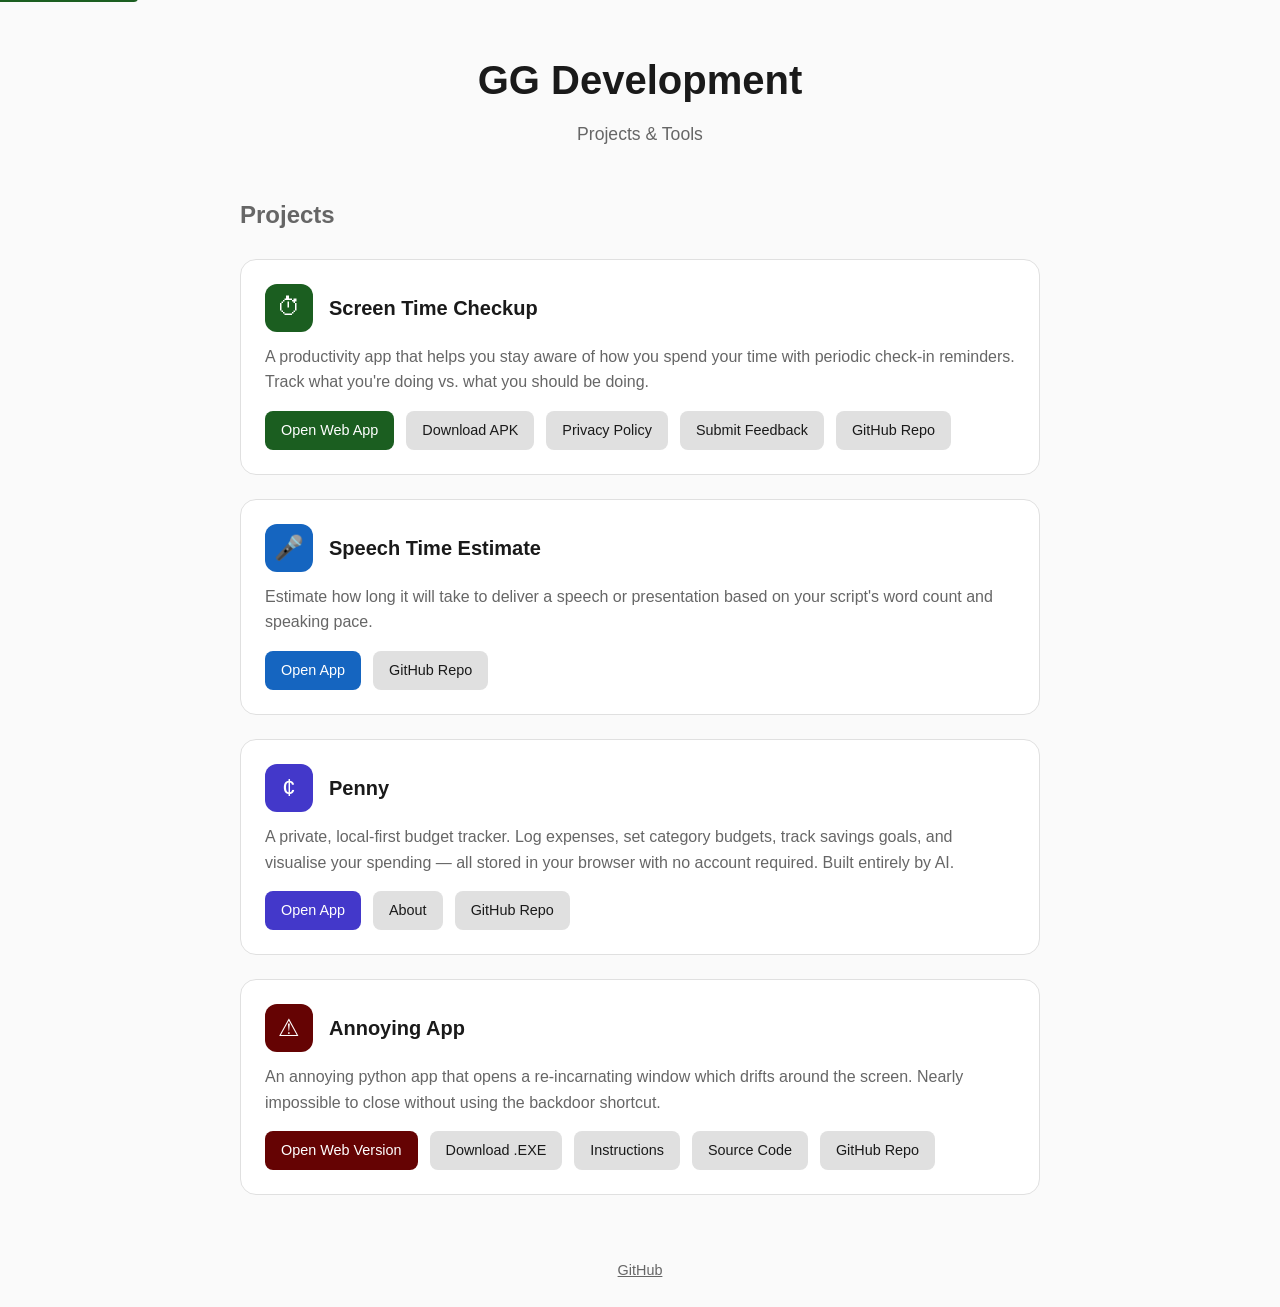
<file: index.html>
<!DOCTYPE html>
<html lang="en">
<head>
    <meta charset="UTF-8">
    <meta name="viewport" content="width=device-width, initial-scale=1.0">
    <meta name="description" content="GG Development — a portfolio of productivity tools and projects including Screen Time Checkup, Speech Time Estimate, and more.">
    <meta property="og:title" content="GG Development | Projects">
    <meta property="og:description" content="A portfolio of productivity tools and projects including Screen Time Checkup, Speech Time Estimate, and more.">
    <meta property="og:type" content="website">
    <meta property="og:url" content="https://t2lv-compute.github.io/">
    <title>GG Development | Projects</title>
    <link rel="canonical" href="https://t2lv-compute.github.io/">
    <link rel="icon" type="image/png" href="/favicon.png">
    <link rel="manifest" href="/manifest.json">
    <link rel="stylesheet" href="/styles.css">
    <style>
        header {
            text-align: center;
            margin-bottom: 48px;
            padding-top: 24px;
        }
        h1 {
            font-size: 2.5rem;
            margin-bottom: 8px;
        }
        .subtitle {
            color: var(--muted);
            font-size: 1.1rem;
        }
        h2 {
            font-size: 1.5rem;
            margin-bottom: 24px;
            color: var(--muted);
        }
        .projects {
            display: grid;
            gap: 24px;
        }
        .project-card {
            background: var(--card-bg);
            border: 1px solid var(--border);
            border-radius: 16px;
            padding: 24px;
            transition: transform 0.2s, box-shadow 0.2s;
        }
        .project-card:hover {
            transform: translateY(-2px);
            box-shadow: 0 8px 24px rgba(0,0,0,0.1);
        }
        .project-header {
            display: flex;
            align-items: center;
            gap: 16px;
            margin-bottom: 12px;
        }
        .project-icon {
            width: 48px;
            height: 48px;
            border-radius: 12px;
            display: flex;
            align-items: center;
            justify-content: center;
            font-size: 24px;
        }
        .project-icon.green {
            background: var(--accent-green);
            color: white;
        }
        .project-icon.blue {
            background: var(--accent-blue);
            color: white;
        }
        .project-icon.red {
            background: var(--accent-red);
            color: white;
        }
        .project-title {
            font-size: 1.25rem;
            font-weight: 600;
        }
        .project-description {
            color: var(--muted);
            margin-bottom: 16px;
        }
        .project-links {
            display: flex;
            flex-wrap: wrap;
            gap: 12px;
        }
        .link-btn {
            display: inline-flex;
            align-items: center;
            gap: 6px;
            padding: 8px 16px;
            border-radius: 8px;
            text-decoration: none;
            font-weight: 500;
            font-size: 0.9rem;
            transition: opacity 0.2s;
        }
        .link-btn:hover {
            opacity: 0.85;
        }
        .link-btn.primary {
            background: var(--accent-green);
            color: white;
        }
        .link-btn.primary.blue {
            background: var(--accent-blue);
        }
        .link-btn.primary.red {
            background: var(--accent-red);
        }
        .project-icon.purple {
            background: var(--accent-purple);
            color: white;
        }
        .link-btn.primary.purple {
            background: var(--accent-purple);
        }
        .link-btn.secondary {
            background: var(--border);
            color: var(--text);
        }
        footer {
            margin-top: 64px;
            text-align: center;
            color: var(--muted);
            font-size: 0.9rem;
        }
        footer a {
            color: var(--muted);
        }
    </style>
</head>
<body>
    <a class="skip-link" href="#main">Skip to content</a>
    <div class="container">
        <header>
            <h1>GG Development</h1>
            <p class="subtitle">Projects & Tools</p>
        </header>

        <main id="main">
            <h2>Projects</h2>
            <div class="projects">
                <article class="project-card">
                    <div class="project-header">
                        <div class="project-icon green" aria-hidden="true">&#9201;</div>
                        <h3 class="project-title">Screen Time Checkup</h3>
                    </div>
                    <p class="project-description">
                        A productivity app that helps you stay aware of how you spend your time with periodic check-in reminders. Track what you're doing vs. what you should be doing.
                    </p>
                    <div class="project-links">
                        <a href="/screentimecheckup/" class="link-btn primary">Open Web App</a>
                        <a href="https://drive.google.com/drive/folders/19idVhAtkhv71fICFYqlTxo7jnJPaI4Sa?usp=sharing" class="link-btn secondary" rel="noopener noreferrer" target="_blank">Download APK</a>
                        <a href="/privacy-policy/" class="link-btn secondary">Privacy Policy</a>
                        <a href="https://forms.gle/bw5Lekf1AjL6fF4eA" class="link-btn secondary" rel="noopener noreferrer" target="_blank">Submit Feedback</a>
                        <a href="https://github.com/t2lv-compute/screentimecheckup" class="link-btn secondary" rel="noopener noreferrer" target="_blank">GitHub Repo</a>
                    </div>
                </article>

                <article class="project-card">
                    <div class="project-header">
                        <div class="project-icon blue" aria-hidden="true">&#127908;</div>
                        <h3 class="project-title">Speech Time Estimate</h3>
                    </div>
                    <p class="project-description">
                        Estimate how long it will take to deliver a speech or presentation based on your script's word count and speaking pace.
                    </p>
                    <div class="project-links">
                        <a href="/speechTimeEstimate/" class="link-btn primary blue">Open App</a>
                        <a href="https://github.com/t2lv-compute/speechTimeEstimate" class="link-btn secondary" rel="noopener noreferrer" target="_blank">GitHub Repo</a>
                    </div>
                </article>

                <article class="project-card">
                    <div class="project-header">
                        <div class="project-icon purple" aria-hidden="true">¢</div>
                        <h3 class="project-title">Penny</h3>
                    </div>
                    <p class="project-description">
                        A private, local-first budget tracker. Log expenses, set category budgets, track savings goals, and visualise your spending — all stored in your browser with no account required. Built entirely by AI.
                    </p>
                    <div class="project-links">
                        <a href="https://t2lv-compute.github.io/penny/" class="link-btn primary purple">Open App</a>
                        <a href="https://t2lv-compute.github.io/penny/about/" class="link-btn secondary">About</a>
                        <a href="https://github.com/t2lv-compute/penny" class="link-btn secondary" rel="noopener noreferrer" target="_blank">GitHub Repo</a>
                    </div>
                </article>

                <article class="project-card">
                    <div class="project-header">
                        <div class="project-icon red" aria-hidden="true">&#x26A0;</div>
                        <h3 class="project-title">Annoying App</h3>
                    </div>
                    <p class="project-description">
                        An annoying python app that opens a re-incarnating window which drifts around the screen. Nearly impossible to close without using the backdoor shortcut.
                    </p>
                    <div class="project-links">
                        <a href="/annoying/" class="link-btn primary red">Open Web Version</a>
                        <a href="https://github.com/t2lv-compute/annoying/releases/tag/Python_Executive" class="link-btn secondary" rel="noopener noreferrer" target="_blank">Download .EXE</a>
                        <a href="/annoying/instructions/" class="link-btn secondary">Instructions</a>
                        <a href="https://github.com/t2lv-compute/annoying/blob/main/john-annoyance.py" class="link-btn secondary" rel="noopener noreferrer" target="_blank">Source Code</a>
                        <a href="https://github.com/t2lv-compute/annoying" class="link-btn secondary" rel="noopener noreferrer" target="_blank">GitHub Repo</a>
                    </div>
                </article>
            </div>
        </main>

        <footer>
            <p><a href="https://github.com/t2lv-compute" rel="noopener noreferrer" target="_blank">GitHub</a></p>
        </footer>
    </div>
</body>
</html>
</file>
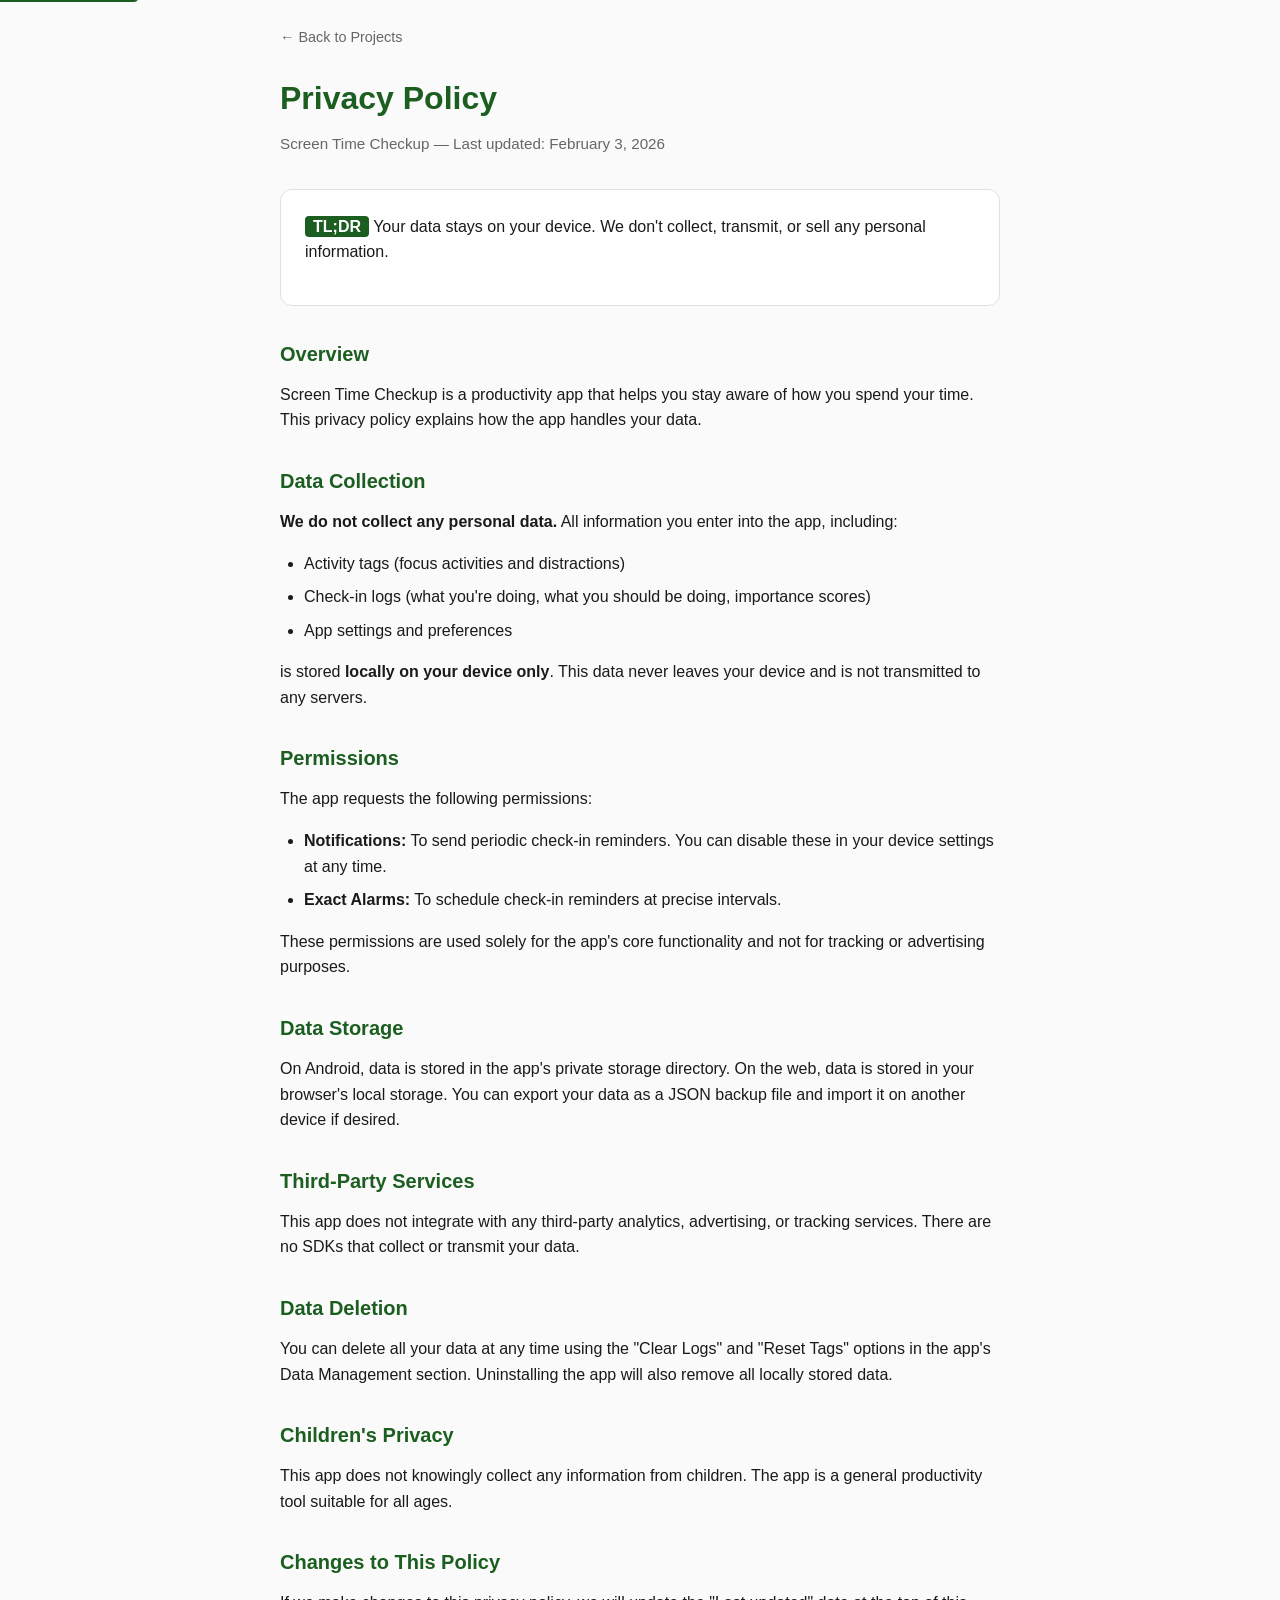
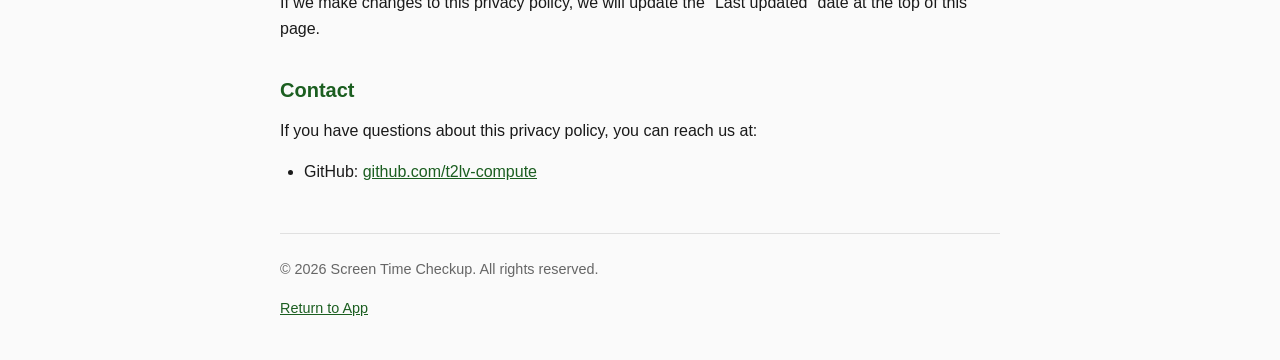
<file: privacy-policy/index.html>
<!DOCTYPE html>
<html lang="en">
<head>
    <meta charset="UTF-8">
    <meta name="viewport" content="width=device-width, initial-scale=1.0">
    <meta name="description" content="Privacy policy for Screen Time Checkup — your data stays on your device. No personal information is collected, transmitted, or sold.">
    <meta property="og:title" content="Privacy Policy - Screen Time Checkup">
    <meta property="og:description" content="Your data stays on your device. We don't collect, transmit, or sell any personal information.">
    <meta property="og:type" content="website">
    <meta property="og:url" content="https://t2lv-compute.github.io/privacy-policy/">
    <link rel="canonical" href="https://t2lv-compute.github.io/privacy-policy/">
    <link rel="icon" type="image/png" href="/favicon.png">
    <link rel="manifest" href="/manifest.json">
    <title>Privacy Policy - Screen Time Checkup</title>
    <link rel="stylesheet" href="/styles.css">
    <style>
        .container {
            max-width: 720px;
        }
        h1 {
            color: var(--accent-green);
            margin-bottom: 8px;
            font-size: 2rem;
        }
        .subtitle {
            color: var(--muted);
            margin-bottom: 32px;
            font-size: 0.95rem;
        }
        h2 {
            margin-top: 32px;
            margin-bottom: 12px;
            font-size: 1.25rem;
            color: var(--accent-green);
        }
        p, ul {
            margin-bottom: 16px;
        }
        ul {
            padding-left: 24px;
        }
        li {
            margin-bottom: 8px;
        }
        .card {
            background: var(--card-bg);
            border: 1px solid var(--border);
            border-radius: 12px;
            padding: 24px;
            margin-bottom: 24px;
        }
        .highlight {
            background: var(--accent-green);
            color: white;
            padding: 2px 8px;
            border-radius: 4px;
            font-weight: 600;
        }
        a {
            color: var(--accent-green);
        }
        footer {
            margin-top: 48px;
            padding-top: 24px;
            border-top: 1px solid var(--border);
            color: var(--muted);
            font-size: 0.9rem;
        }
    </style>
</head>
<body>
    <a class="skip-link" href="#main">Skip to content</a>
    <div class="container">
        <nav><a href="/" class="back-link">&larr; Back to Projects</a></nav>
        <h1>Privacy Policy</h1>
        <p class="subtitle">Screen Time Checkup &mdash; Last updated: February 3, 2026</p>

        <main id="main">
            <div class="card">
                <p><span class="highlight">TL;DR</span> Your data stays on your device. We don't collect, transmit, or sell any personal information.</p>
            </div>

            <h2>Overview</h2>
            <p>Screen Time Checkup is a productivity app that helps you stay aware of how you spend your time. This privacy policy explains how the app handles your data.</p>

            <h2>Data Collection</h2>
            <p><strong>We do not collect any personal data.</strong> All information you enter into the app, including:</p>
            <ul>
                <li>Activity tags (focus activities and distractions)</li>
                <li>Check-in logs (what you're doing, what you should be doing, importance scores)</li>
                <li>App settings and preferences</li>
            </ul>
            <p>is stored <strong>locally on your device only</strong>. This data never leaves your device and is not transmitted to any servers.</p>

            <h2>Permissions</h2>
            <p>The app requests the following permissions:</p>
            <ul>
                <li><strong>Notifications:</strong> To send periodic check-in reminders. You can disable these in your device settings at any time.</li>
                <li><strong>Exact Alarms:</strong> To schedule check-in reminders at precise intervals.</li>
            </ul>
            <p>These permissions are used solely for the app's core functionality and not for tracking or advertising purposes.</p>

            <h2>Data Storage</h2>
            <p>On Android, data is stored in the app's private storage directory. On the web, data is stored in your browser's local storage. You can export your data as a JSON backup file and import it on another device if desired.</p>

            <h2>Third-Party Services</h2>
            <p>This app does not integrate with any third-party analytics, advertising, or tracking services. There are no SDKs that collect or transmit your data.</p>

            <h2>Data Deletion</h2>
            <p>You can delete all your data at any time using the "Clear Logs" and "Reset Tags" options in the app's Data Management section. Uninstalling the app will also remove all locally stored data.</p>

            <h2>Children's Privacy</h2>
            <p>This app does not knowingly collect any information from children. The app is a general productivity tool suitable for all ages.</p>

            <h2>Changes to This Policy</h2>
            <p>If we make changes to this privacy policy, we will update the "Last updated" date at the top of this page.</p>

            <h2>Contact</h2>
            <p>If you have questions about this privacy policy, you can reach us at:</p>
            <ul>
                <li>GitHub: <a href="https://github.com/t2lv-compute" rel="noopener noreferrer" target="_blank">github.com/t2lv-compute</a></li>
            </ul>
        </main>

        <footer>
            <p>&copy; 2026 Screen Time Checkup. All rights reserved.</p>
            <p><a href="https://t2lv-compute.github.io/screentimecheckup">Return to App</a></p>
        </footer>
    </div>
</body>
</html>
</file>
<file: styles.css>
:root {
    --bg: #fafafa;
    --text: #1a1a1a;
    --muted: #666;
    --card-bg: #fff;
    --border: #e0e0e0;
    --accent-green: #1B5E20;
    --accent-blue: #1565C0;
    --accent-red: #650303;
    --accent-purple: #4338ca;
}

@media (prefers-color-scheme: dark) {
    :root {
        --bg: #121212;
        --text: #e0e0e0;
        --muted: #999;
        --card-bg: #1e1e1e;
        --border: #333;
        --accent-green: #4CAF50;
        --accent-blue: #42A5F5;
        --accent-red: #F54242;
        --accent-purple: #818cf8;
    }
}

* {
    box-sizing: border-box;
    margin: 0;
    padding: 0;
}

body {
    font-family: -apple-system, BlinkMacSystemFont, 'Segoe UI', Roboto, Oxygen, Ubuntu, sans-serif;
    background: var(--bg);
    color: var(--text);
    line-height: 1.6;
    padding: 24px;
    min-height: 100vh;
}

.container {
    max-width: 800px;
    margin: 0 auto;
}

a {
    color: var(--accent-green);
}

.skip-link {
    position: absolute;
    top: -40px;
    left: 0;
    background: var(--accent-green);
    color: white;
    padding: 8px 16px;
    z-index: 100;
    text-decoration: none;
    border-radius: 0 0 4px 0;
}

.skip-link:focus {
    top: 0;
}

:focus-visible {
    outline: 2px solid var(--accent-green);
    outline-offset: 2px;
}

@media (prefers-reduced-motion: reduce) {
    *, *::before, *::after {
        animation-duration: 0.01ms !important;
        transition-duration: 0.01ms !important;
    }
}

.back-link {
    display: inline-block;
    margin-bottom: 24px;
    color: var(--muted);
    text-decoration: none;
    font-size: 0.9rem;
}

.back-link:hover {
    color: var(--text);
}
</file>
